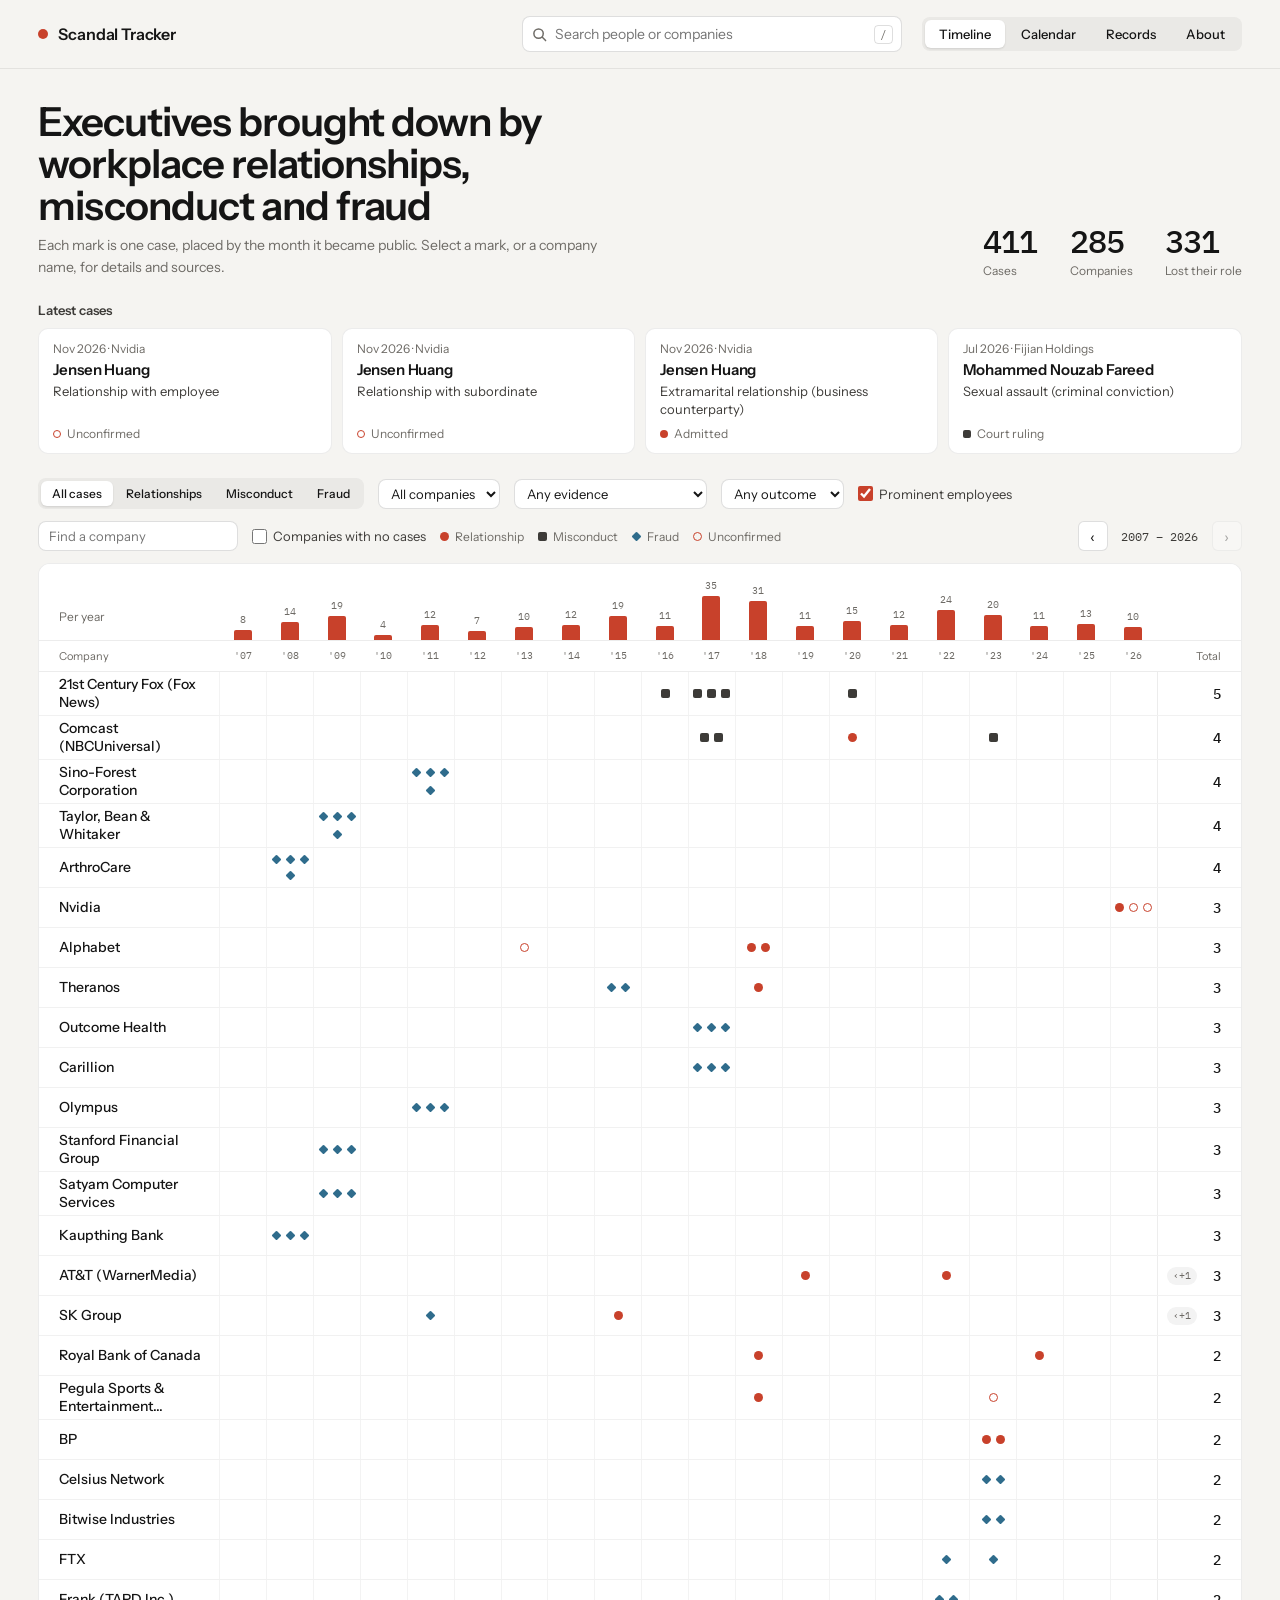
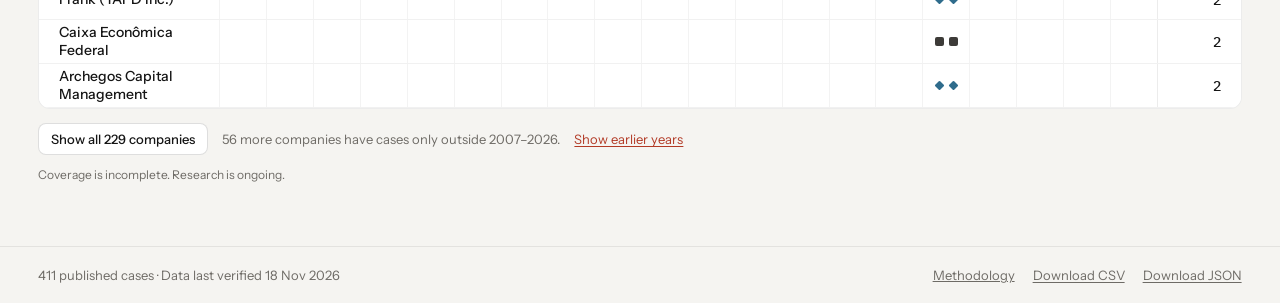
<file: app/index.html>
<!doctype html>
<html lang="en">
<head>
<meta charset="utf-8">
<meta name="viewport" content="width=device-width, initial-scale=1">
<meta name="description" content="A tracker of publicly documented workplace-relationship, sexual-misconduct and fraud cases involving senior executives, with sources.">
<meta name="color-scheme" content="light dark">
<title>Scandal Tracker</title>
<link rel="preconnect" href="https://fonts.googleapis.com">
<link href="https://fonts.googleapis.com/css2?family=Instrument+Sans:wght@400;500;600&family=IBM+Plex+Mono:wght@400;500&display=swap" rel="stylesheet">
<link rel="stylesheet" href="styles.css?v=16">
</head>
<body>
<a class="skip" href="#main">Skip to content</a>
<div class="page">
  <header class="hdr" id="hdr">
    <a class="brand" href="#timeline" data-nav="timeline"><span class="brand-dot"></span><span>Scandal Tracker</span></a>
    <div class="search" id="search">
      <svg class="search-ic" viewBox="0 0 16 16" aria-hidden="true"><circle cx="7" cy="7" r="5"/><path d="M11 11l3.5 3.5"/></svg>
      <input id="q" type="search" placeholder="Search people or companies" autocomplete="off"
        role="combobox" aria-expanded="false" aria-controls="sugg" aria-autocomplete="list" aria-label="Search people or companies">
      <kbd class="kbd" aria-hidden="true">/</kbd>
      <ul id="sugg" class="sugg" role="listbox" aria-label="Suggestions" hidden></ul>
    </div>
    <button class="search-toggle" id="searchToggle" type="button" aria-label="Search" aria-expanded="false">
      <svg viewBox="0 0 16 16" aria-hidden="true"><circle cx="7" cy="7" r="5"/><path d="M11 11l3.5 3.5"/></svg>
    </button>
    <nav class="seg tabs" id="tabs" aria-label="Views">
      <button type="button" data-view="timeline">Timeline</button>
      <button type="button" data-view="calendar">Calendar</button>
      <button type="button" data-view="records">Records</button>
      <button type="button" data-view="about">About</button>
    </nav>
  </header>

  <main id="main" tabindex="-1">
    <p id="loading" class="loading" role="status">Loading cases…</p>

    <!-- Shared filter bar: moved into the active view's .fslot by app.js. -->
    <div class="filters" id="filters" hidden>
      <div class="toolbar">
        <div class="seg seg-sm" id="typeSeg" role="group" aria-label="Case type">
          <button type="button" data-type="all">All cases</button>
          <button type="button" data-type="relationship">Relationships</button>
          <button type="button" data-type="misconduct">Misconduct</button>
          <button type="button" data-type="fraud">Fraud</button>
        </div>
        <label class="sel"><span class="vh">Company list</span>
          <select id="scope"><option value="All">All companies</option><option>Fortune 500</option><option>Global 500</option><option>Other notable</option></select></label>
        <label class="sel"><span class="vh">Evidence</span>
          <select id="ev"></select></label>
        <label class="sel"><span class="vh">Lost their role</span>
          <select id="lost"><option value="all">Any outcome</option><option value="yes">Lost their role</option><option value="no">Kept their role</option></select></label>
        <label class="chk"><input type="checkbox" id="showP" checked>Prominent employees</label>
      </div>
      <div class="fsum" id="fsum" aria-live="polite"></div>
    </div>

    <section id="v-timeline" hidden>
      <div class="intro">
        <div class="intro-text">
          <h1>Executives brought down by workplace relationships, misconduct and fraud</h1>
          <p class="lede">Each mark is one case, placed by the month it became public. Select a mark, or a company name, for details and sources.</p>
        </div>
        <div class="stats" id="stats"></div>
      </div>
      <div class="latest" id="latest"></div>
      <div class="fslot"></div>
      <div class="toolbar tl-tools">
        <label class="find"><span class="vh">Find a company</span>
          <input id="coFind" type="search" placeholder="Find a company" autocomplete="off"></label>
        <label class="chk"><input type="checkbox" id="showZero">Companies with no cases</label>
        <div class="legend legend-inline" aria-label="Legend">
          <span><i class="dot"></i>Relationship</span>
          <span><i class="dot sq"></i>Misconduct</span>
          <span><i class="dot dia"></i>Fraud</span>
          <span><i class="dot ring"></i>Unconfirmed</span>
        </div>
        <div class="range tb-end">
          <button type="button" id="back" aria-label="Earlier years">‹</button>
          <div id="rangeLabel" class="mono" aria-live="polite"></div>
          <button type="button" id="fwd" aria-label="Later years">›</button>
        </div>
      </div>
      <div class="card tl-card"><div class="tl" id="timeline"></div></div>
      <div class="tl-more" id="tlMore"></div>
      <p class="note">Coverage is incomplete. Research is ongoing.</p>
    </section>

    <section id="v-calendar" hidden>
      <div class="intro">
        <div class="intro-text">
          <h1>Cases by month</h1>
          <p class="lede">Every case across all companies, by the month it became public. Darker means more cases. Select a month to see them.</p>
        </div>
        <div class="stats" id="calStats"></div>
      </div>
      <div class="fslot"></div>
      <div class="card scroll-x"><div class="heat" id="heat"></div></div>
      <div class="legend" id="heatLegend"></div>
      <div id="monthList" class="month-list" hidden tabindex="-1"></div>
    </section>

    <section id="v-records" hidden>
      <div class="intro intro-tight">
        <div class="intro-text">
          <h1 class="h1-sm">All records</h1>
          <p class="lede" id="recCount"></p>
        </div>
      </div>
      <div class="fslot"></div>
      <div class="card">
        <table class="tbl" id="recTbl">
          <thead><tr>
            <th aria-sort="descending"><button type="button" class="th-sort" data-sort="date">Disclosed</button></th>
            <th aria-sort="none"><button type="button" class="th-sort" data-sort="company">Company</button></th>
            <th aria-sort="none"><button type="button" class="th-sort" data-sort="person">Person</button></th>
            <th>Category</th><th>Outcome</th>
            <th aria-sort="none"><button type="button" class="th-sort" data-sort="evidence">Evidence</button></th>
          </tr></thead>
          <tbody id="rows"></tbody>
        </table>
      </div>
    </section>

    <section id="v-about" hidden>
      <article class="about" id="aboutDoc"><h1 class="h1-sm">About the data</h1><nav class="toc" id="toc" aria-label="On this page"></nav></article>
    </section>

    <p id="err" class="err" hidden></p>
  </main>

  <footer class="ftr" id="ftr" hidden>
    <div id="updated"></div>
    <div class="ftr-links">
      <a href="#about" data-nav="about">Methodology</a>
      <button type="button" class="linkish" id="dlCsv">Download CSV</button>
      <button type="button" class="linkish" id="dlJson">Download JSON</button>
    </div>
  </footer>

  <button type="button" class="totop" id="toTop" aria-label="Back to top" hidden>↑</button>
  <div id="backdrop" class="backdrop" hidden></div>
  <aside id="drawer" class="drawer" hidden aria-modal="true" role="dialog" aria-labelledby="drName"></aside>
  <div id="toast" class="toast" role="status" hidden></div>
</div>
<script src="app.js?v=15"></script>
</body>
</html>
</file>
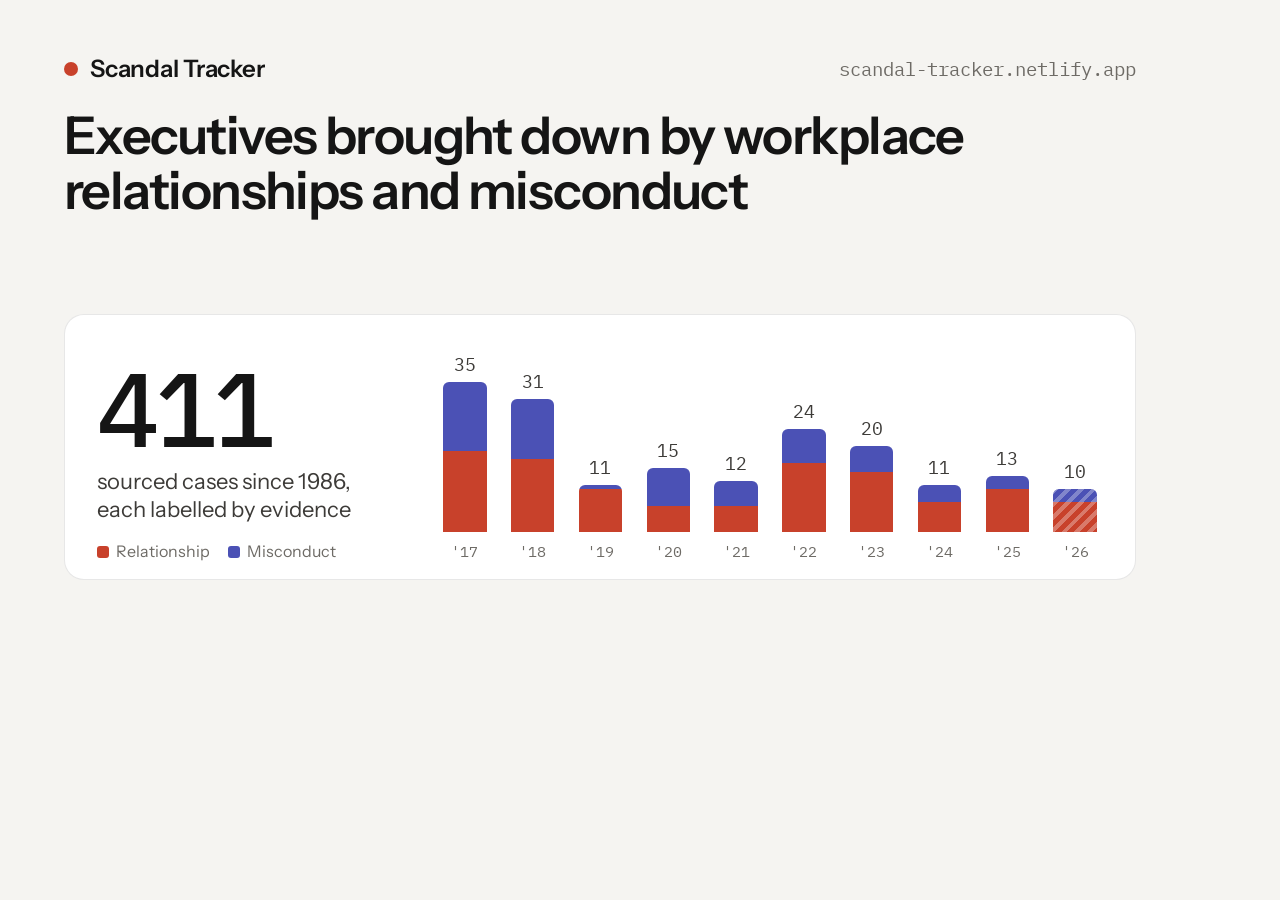
<file: design/share-card.html>
<!doctype html>
<!-- Source for app/og.png, the 1200×630 link-preview image.
     To regenerate: serve the repo root (python3 -m http.server 8765), open
     http://127.0.0.1:8765/design/share-card.html at a 1200×630 viewport, and screenshot it.
     Numbers and bars come from data/records.json, so regenerate after data changes. -->
<html lang="en">
<head>
<meta charset="utf-8">
<title>Share card</title>
<link href="https://fonts.googleapis.com/css2?family=Instrument+Sans:wght@400;500;600&family=IBM+Plex+Mono:wght@400;500&display=block" rel="stylesheet">
<style>
  :root{--bg:#f5f4f1;--surface:#fff;--ink:#151515;--ink2:#3d3b38;--muted:#6e6b66;--faint:#8a8680;--rule:rgba(21,21,21,.1);--accent:#c8412b;--misc:#4b51b5}
  *{box-sizing:border-box}
  html,body{margin:0;width:1200px;height:630px;overflow:hidden;background:var(--bg);color:var(--ink);font-family:'Instrument Sans',system-ui,sans-serif;-webkit-font-smoothing:antialiased}
  .card{width:1200px;height:630px;padding:54px 64px 50px;display:flex;flex-direction:column}
  .top{display:flex;justify-content:space-between;align-items:center}
  .brand{display:flex;align-items:center;gap:12px;font-size:24px;font-weight:600;letter-spacing:-.01em}
  .dot{width:14px;height:14px;border-radius:50%;background:var(--accent)}
  .url{font-family:'IBM Plex Mono',monospace;font-size:19px;color:var(--muted)}
  h1{margin:26px 0 0;font-size:52px;line-height:1.05;font-weight:600;letter-spacing:-.03em;max-width:1000px}
  .panel{margin-top:auto;display:grid;grid-template-columns:300px 1fr;gap:40px;align-items:end;background:var(--surface);border:1px solid var(--rule);border-radius:20px;padding:26px 32px 18px}
  .big{font-family:'IBM Plex Mono',monospace;font-size:104px;font-weight:500;line-height:.9;letter-spacing:-.04em}
  .big-l{margin-top:12px;font-size:22px;line-height:1.3;color:var(--ink2)}
  .legend{display:flex;gap:18px;margin-top:16px;font-size:16px;color:var(--muted)}
  .legend i{display:inline-block;width:12px;height:12px;border-radius:3px;margin-right:7px;vertical-align:-1px}
  .chart{display:flex;align-items:flex-end;gap:12px;height:220px}
  .col{flex:1;height:100%;display:flex;flex-direction:column;justify-content:flex-end;align-items:center;gap:6px;position:relative}
  .n{font-family:'IBM Plex Mono',monospace;font-size:18px;color:var(--ink2)}
  .bar{width:78%;display:flex;flex-direction:column;border-radius:6px 6px 0 0;overflow:hidden}
  .bar i{display:block;flex-basis:0}
  .m{background:var(--misc)} .r{background:var(--accent)}
  .y{font-family:'IBM Plex Mono',monospace;font-size:15px;color:var(--muted);margin-top:4px}
  .partial .bar i{background-image:repeating-linear-gradient(135deg,rgba(255,255,255,.3) 0 4px,transparent 4px 9px)}
</style>
</head>
<body>
<div class="card">
  <div class="top"><div class="brand"><span class="dot"></span>Scandal Tracker</div><div class="url">scandal-tracker.netlify.app</div></div>
  <h1>Executives brought down by workplace relationships and misconduct</h1>
  <div class="panel">
    <div>
      <div class="big" id="big"></div>
      <div class="big-l" id="bigL"></div>
      <div class="legend"><span><i class="r"></i>Relationship</span><span><i class="m"></i>Misconduct</span></div>
    </div>
    <div class="chart" id="chart"></div>
  </div>
</div>
<script>
  // Total published cases, and the last 10 years split by type (same window as the home page).
  fetch('../data/records.json').then((r) => r.json()).then((all) => {
    const recs = all.filter((x) => x.status === 'published' && /^\d{4}-\d{2}$/.test(x.disclosed));
    const yr = (r) => +r.disclosed.slice(0, 4);
    const first = Math.min(...recs.map(yr));
    const now = new Date().getFullYear(), last = Math.max(now, ...recs.map(yr));
    document.getElementById('big').textContent = recs.length;
    document.getElementById('bigL').textContent = `sourced cases since ${first}, each labelled by evidence`;
    const per = [];
    for (let y = last - 9; y <= last; y++) {
      const l = recs.filter((r) => yr(r) === y);
      per.push({ y, n: l.length, m: l.filter((r) => r.type === 'misconduct').length });
    }
    const max = Math.max(1, ...per.map((p) => p.n));
    document.getElementById('chart').innerHTML = per.map(({ y, n, m }) => `<div class="col ${y === now ? 'partial' : ''}">
      <span class="n">${n}</span>
      <div class="bar" style="height:${(n / max) * 150}px"><i class="m" style="flex-grow:${m}"></i><i class="r" style="flex-grow:${n - m}"></i></div>
      <span class="y">'${String(y).slice(2)}</span></div>`).join('');
  });
</script>
</body>
</html>
</file>
<file: app/styles.css>
:root{
  --bg:#f5f4f1;--surface:#fff;--ink:#151515;--ink-2:#3d3b38;--muted:#6e6b66;--faint:#8a8680;
  --rule:rgba(21,21,21,.08);--rule-row:rgba(21,21,21,.06);--grid:rgba(21,21,21,.05);
  --border:rgba(21,21,21,.14);--seg:rgba(21,21,21,.05);--empty-cell:rgba(21,21,21,.04);
  --hover:#faf9f7;--accent:#c8412b;--fraud:#2f6c8c;--link:#b23a26;--sel:#f3cfc6;--sum:#2a2826;
  --shadow-pill:0 1px 2px rgba(21,21,21,.12);--shadow-drawer:-12px 0 40px rgba(21,21,21,.12);--shadow-pop:0 8px 28px rgba(21,21,21,.14);
  --backdrop:rgba(21,21,21,.25);
  --mono:'IBM Plex Mono',ui-monospace,monospace;
  --hdr-h:69px;
  color-scheme:light;
}
@media (prefers-color-scheme:dark){
  :root:not([data-theme="light"]){
    --bg:#141312;--surface:#1c1b19;--ink:#f0eeea;--ink-2:#d2cfc9;--muted:#a19d96;--faint:#827e78;
    --rule:rgba(255,255,255,.09);--rule-row:rgba(255,255,255,.07);--grid:rgba(255,255,255,.05);
    --border:rgba(255,255,255,.16);--seg:rgba(255,255,255,.06);--empty-cell:rgba(255,255,255,.04);
    --hover:#242320;--accent:#e2604a;--fraud:#6fb0d0;--link:#f08672;--sel:#6b2c22;--sum:#e4e1dc;
    --shadow-pill:0 1px 2px rgba(0,0,0,.5);--shadow-drawer:-12px 0 40px rgba(0,0,0,.5);--shadow-pop:0 8px 28px rgba(0,0,0,.5);
    --backdrop:rgba(0,0,0,.5);
    color-scheme:dark;
  }
}
:root[data-theme="dark"]{
  --bg:#141312;--surface:#1c1b19;--ink:#f0eeea;--ink-2:#d2cfc9;--muted:#a19d96;--faint:#827e78;
  --rule:rgba(255,255,255,.09);--rule-row:rgba(255,255,255,.07);--grid:rgba(255,255,255,.05);
  --border:rgba(255,255,255,.16);--seg:rgba(255,255,255,.06);--empty-cell:rgba(255,255,255,.04);
  --hover:#242320;--accent:#e2604a;--fraud:#6fb0d0;--link:#f08672;--sel:#6b2c22;--sum:#e4e1dc;
  --shadow-pill:0 1px 2px rgba(0,0,0,.5);--shadow-drawer:-12px 0 40px rgba(0,0,0,.5);--shadow-pop:0 8px 28px rgba(0,0,0,.5);
  --backdrop:rgba(0,0,0,.5);
  color-scheme:dark;
}
*{box-sizing:border-box}
body{margin:0;background:var(--bg);color:var(--ink);font-family:'Instrument Sans',system-ui,sans-serif;-webkit-font-smoothing:antialiased}
body.locked{overflow:hidden}
a{color:var(--link)}a:hover{color:var(--ink)}
::selection{background:var(--sel)}
button,input,select{font-family:inherit}
:focus-visible{outline:2px solid var(--accent);outline-offset:2px}
.mono{font-family:var(--mono)}
.vh{position:absolute;width:1px;height:1px;overflow:hidden;clip:rect(0 0 0 0);white-space:nowrap}
.page{min-height:100vh;display:flex;flex-direction:column}

/* Shared controls */
.btn{border:1px solid var(--border);background:var(--surface);color:var(--ink);border-radius:8px;padding:6px 12px;font-size:13px;font-weight:500;cursor:pointer;min-height:32px}
.btn:hover:not(:disabled){border-color:var(--ink)}
.btn:disabled{opacity:.35;cursor:default}
.btn-sm{padding:4px 10px;font-size:12px;min-height:30px}
.linkish{border:none;background:none;padding:0;color:var(--link);text-decoration:underline;text-underline-offset:2px;cursor:pointer;font-size:inherit}
.linkish:hover{color:var(--ink)}
.co-link{border:none;background:none;padding:0;font:inherit;color:inherit;text-align:left;cursor:pointer}
.co-link:hover{color:var(--link);text-decoration:underline;text-underline-offset:2px}

/* Header */
.hdr{display:flex;align-items:center;gap:16px 20px;flex-wrap:wrap;padding:16px clamp(16px,3vw,40px);border-bottom:1px solid var(--rule);background:var(--bg);position:sticky;top:0;z-index:6}
.brand{display:flex;align-items:center;gap:10px;font-weight:600;font-size:16px;letter-spacing:-.01em;color:var(--ink);text-decoration:none;white-space:nowrap}
.brand:hover{color:var(--ink)}
.brand-dot{width:10px;height:10px;border-radius:50%;background:var(--accent)}
.search{position:relative;flex:1 1 240px;max-width:380px;margin-left:auto;display:flex;align-items:center}
.search input{width:100%;height:36px;padding:0 34px 0 32px;border:1px solid var(--border);border-radius:8px;background:var(--surface);color:var(--ink);font-size:14px}
.search-ic,.search-toggle svg{width:15px;height:15px;fill:none;stroke:currentColor;stroke-width:1.6;stroke-linecap:round}
.search input:focus-visible{outline:none;border-color:var(--ink);box-shadow:0 0 0 3px var(--seg)}
.search-ic{position:absolute;left:10px;color:var(--muted);pointer-events:none}
.kbd{position:absolute;right:9px;font-family:var(--mono);font-size:11px;color:var(--muted);border:1px solid var(--border);border-radius:4px;padding:0 5px;line-height:17px;pointer-events:none}
.search input:focus~.kbd,.search input:not(:placeholder-shown)~.kbd{display:none}
.search-toggle{display:none;border:1px solid var(--border);background:var(--surface);color:var(--ink);border-radius:8px;width:36px;height:36px;align-items:center;justify-content:center;cursor:pointer}
.sugg{position:absolute;top:calc(100% + 6px);left:0;right:0;margin:0;padding:6px;list-style:none;background:var(--surface);border:1px solid var(--rule);border-radius:10px;box-shadow:var(--shadow-pop);max-height:60vh;overflow-y:auto;z-index:20}
.sugg[hidden]{display:none}
.sugg li{display:flex;justify-content:space-between;align-items:baseline;gap:12px;padding:8px 10px;border-radius:6px;cursor:pointer}
.sugg li:hover,.sugg li[aria-selected="true"]{background:var(--hover)}
.sg-l{font-size:14px;color:var(--ink)}
.sg-s{font-size:12px;color:var(--muted);white-space:nowrap;overflow:hidden;text-overflow:ellipsis}
.sg-co .sg-l::before,.sg-co0 .sg-l::before{content:"Company · ";color:var(--muted)}
.sg-co0 .sg-s{color:var(--faint)}
.sg-all .sg-l,.sg-about .sg-l{color:var(--link)}
.sugg li.sg-none{cursor:default;background:none}
.sg-none .sg-l{color:var(--muted)}
a.btn{display:inline-flex;align-items:center;text-decoration:none}

.seg{display:flex;gap:2px;background:var(--seg);border-radius:8px;padding:3px}
.seg button{border:none;border-radius:6px;padding:6px 14px;font-size:13px;font-weight:500;cursor:pointer;background:transparent;color:var(--ink)}
.seg-sm button{padding:5px 11px;font-size:12px}
.seg button.on{background:var(--surface);box-shadow:var(--shadow-pill)}

main{flex:1;width:100%;max-width:1320px;margin:0 auto;padding:32px clamp(16px,3vw,40px) 64px}
h1{margin:0 0 8px;font-size:clamp(28px,3.4vw,40px);font-weight:600;letter-spacing:-.025em;line-height:1.05}
.h1-sm{font-size:32px;letter-spacing:-.02em;margin:0}
.lede{margin:0;font-size:14px;line-height:1.55;color:var(--muted);text-wrap:pretty}
.intro{display:flex;justify-content:space-between;align-items:flex-end;gap:24px;flex-wrap:wrap;margin-bottom:24px}
.intro-text{max-width:560px}
.intro-tight{margin-bottom:16px}
.intro-tight .lede{margin-top:6px}
.stats{display:flex;gap:32px}
.stat-v{font-family:var(--mono);font-size:32px;font-weight:500;letter-spacing:-.02em;line-height:1}
.stat-l{font-size:12px;color:var(--muted);margin-top:6px}
.loading{color:var(--muted);font-size:14px}

.skip{position:absolute;left:-9999px;top:8px;z-index:30;background:var(--ink);color:var(--bg);padding:8px 12px;border-radius:6px}
.skip:focus{left:8px}
main:focus{outline:none}

/* Latest cases */
.latest{margin-bottom:24px}
.latest-h{font-size:13px;font-weight:600;margin:0 0 10px;color:var(--ink-2)}
.latest-row{display:grid;grid-template-columns:repeat(4,minmax(0,1fr));gap:10px}
.lt-card{display:flex;flex-direction:column;align-items:flex-start;gap:4px;padding:12px 14px;border:1px solid var(--rule);border-radius:10px;background:var(--surface);color:var(--ink);text-align:left;cursor:pointer;min-width:0}
.lt-card:hover{border-color:var(--ink)}
.lt-meta{font-size:12px;color:var(--muted);max-width:100%;white-space:nowrap;overflow:hidden;text-overflow:ellipsis}
.lt-name{font-size:15px;font-weight:600;letter-spacing:-.01em}
.lt-cat{font-size:13px;color:var(--ink-2);line-height:1.35}
.lt-card .ev{margin-top:auto;padding-top:4px;color:var(--muted)}

/* Filters */
.filters{margin-bottom:12px}
.toolbar{display:flex;align-items:center;gap:10px 14px;flex-wrap:wrap;margin-bottom:12px}
.tb-end{margin-left:auto}
.sel select{font-size:13px;padding:5px 8px;min-height:30px;border:1px solid var(--border);border-radius:8px;background:var(--surface);color:var(--ink);cursor:pointer}
.chk{display:flex;align-items:center;gap:6px;font-size:13px;cursor:pointer;color:var(--ink-2);white-space:nowrap;min-height:30px}
.chk input{accent-color:var(--accent);margin:0;width:15px;height:15px}
.fsum{display:flex;align-items:center;flex-wrap:wrap;gap:8px;font-size:13px;color:var(--muted)}
.fsum:empty{display:none}
.fsum b{color:var(--ink);font-weight:600}
.chip{display:inline-flex;align-items:center;gap:6px;font-size:12px;padding:3px 6px 3px 10px;border-radius:20px;border:1px solid var(--border);background:var(--surface);color:var(--ink);cursor:pointer}
.chip span{font-size:14px;line-height:1;color:var(--muted)}
.chip:hover{border-color:var(--ink)}
.find input{width:200px;padding:6px 10px;min-height:30px;border:1px solid var(--border);border-radius:8px;background:var(--surface);color:var(--ink);font-size:13px}
.tl-tools{margin-bottom:12px}
.range{display:flex;align-items:center;gap:6px}
.range button{width:30px;height:30px;border-radius:6px;border:1px solid var(--border);background:var(--surface);cursor:pointer;font-size:15px;color:var(--ink)}
.range button:hover:not(:disabled){border-color:var(--ink)}
.range button:disabled{opacity:.35;cursor:default}
#rangeLabel{font-size:12px;min-width:92px;text-align:center;color:var(--ink-2)}

/* Timeline */
.card{background:var(--surface);border:1px solid var(--rule);border-radius:12px}
.scroll-x{overflow-x:auto}
.tl-card{overflow:clip}
.tl{min-width:760px}
.tl-head{position:sticky;top:var(--hdr-h);z-index:3}
.tl-row{display:grid;grid-template-columns:180px 1fr 84px;border-bottom:1px solid var(--rule-row);background:var(--surface)}
.tl-row.hd{border-bottom-color:var(--rule)}
.tl-row.co{min-height:40px}
.tl-row.co:hover{background:var(--hover)}
.tl-name{padding:4px 12px 4px 20px;align-self:stretch;display:flex;align-items:center;border:none;background:none;text-align:left;font-size:14px;font-weight:500;line-height:1.25;color:var(--ink);cursor:pointer;min-width:0}
.tl-name span{display:-webkit-box;-webkit-line-clamp:2;-webkit-box-orient:vertical;overflow:hidden}
.tl-name:hover{color:var(--link);text-decoration:underline;text-underline-offset:2px}
.tl-lab{padding:8px 20px;font-size:11px;color:var(--muted);background:var(--surface);display:flex;align-items:flex-end}
.tl-lab.big{padding:16px 20px;font-size:12px}
.years{display:flex}
.hist{display:flex;align-items:flex-end;height:76px;padding-top:12px}
.bar-col{flex:1;display:flex;flex-direction:column;align-items:center;justify-content:flex-end;gap:4px;height:100%}
.bar-n{font-family:var(--mono);font-size:10px;color:var(--muted)}
.bar{width:50%;max-width:18px;background:var(--accent);border-radius:2px 2px 0 0}
.yr{flex:1;text-align:center;font-family:var(--mono);font-size:10px;color:var(--muted);padding:8px 0}
.cell{flex:1;min-width:0;border-left:1px solid var(--grid);display:flex;align-items:center;justify-content:center;flex-wrap:wrap;gap:5px;padding:6px 2px}
.tot{display:flex;align-items:center;justify-content:flex-end;gap:4px;padding-right:20px;border-left:1px solid var(--rule)}
.tot-n{font-family:var(--mono);font-size:14px;font-weight:500;min-width:1.4em;text-align:right}
.tot-n.zero{color:var(--faint)}
.tot-h{padding:8px 20px 8px 0;font-size:11px;color:var(--muted);text-align:right}
.shift{border:none;background:var(--seg);color:var(--muted);font-family:var(--mono);font-size:10px;border-radius:10px;padding:3px 6px;cursor:pointer;line-height:1.2}
.shift:hover{color:var(--ink);background:var(--sel)}
.tl-more{display:flex;align-items:center;flex-wrap:wrap;gap:10px 14px;margin-top:14px;font-size:13px;color:var(--muted)}
.tl-more:empty{display:none}
.note{margin:12px 0 0;font-size:12px;color:var(--muted)}

.dot{display:inline-block;width:9px;height:9px;border-radius:50%;background:var(--accent);border:none;padding:0;flex:none;box-sizing:border-box}
.dot.ring{background:transparent;border:1.5px solid var(--accent)}
/* 9px visual, ~23px tap target (WCAG 2.5.8). */
button.dot{position:relative;cursor:pointer;transition:transform .12s}
button.dot::before{content:"";position:absolute;inset:-7px}
button.dot:hover{transform:scale(1.4)}
.dot.sm{width:8px;height:8px}
.dot.sq{border-radius:2px;background:var(--ink-2)}
.dot.sq.ring{background:transparent;border-color:var(--ink-2)}
/* Fraud: diamond. 7px square rotated ≈ 9.9px across, matching the 9px circle visually. */
.dot.dia{width:7px;height:7px;border-radius:1px;background:var(--fraud);transform:rotate(45deg);margin:1px}
.dot.dia.ring{background:transparent;border:1.5px solid var(--fraud)}
.dot.sm.dia{width:6px;height:6px}
button.dot.dia:hover{transform:rotate(45deg) scale(1.4)}

.legend{display:flex;gap:20px;flex-wrap:wrap;align-items:center;margin-top:14px;font-size:12px;color:var(--muted)}
.legend span{display:flex;align-items:center;gap:6px}
.legend-inline{margin-top:0;gap:14px}
.legend-note{margin-left:auto}

/* Calendar */
.heat{padding:16px 20px;display:grid;grid-template-columns:48px repeat(12,minmax(24px,1fr)) 48px;gap:4px;align-items:center}
.heat.is-empty{display:block}
.heat .hm-h{font-family:var(--mono);font-size:10px;color:var(--muted);text-align:center}
.heat .hm-y{font-family:var(--mono);font-size:11px;color:var(--ink-2)}
.heat .hm-t{font-family:var(--mono);font-size:12px;font-weight:500;text-align:right}
.heat .hm-t.zero{color:var(--faint)}
.hm-c{height:24px;border-radius:4px;border:none;padding:0;background:var(--empty-cell);font-family:var(--mono);font-size:10px;color:var(--ink);cursor:default}
.hm-c.has{cursor:pointer}
.hm-c.has:hover,.hm-c.on{outline:2px solid var(--ink);outline-offset:1px}
.hm-sw{display:inline-block;width:14px;height:14px;border-radius:3px}
.month-list{margin-top:20px;scroll-margin-top:calc(var(--hdr-h) + 12px)}
.month-list:focus{outline:none}
.ml-top{display:flex;align-items:center;justify-content:space-between;gap:12px;margin-bottom:10px}
.month-list h2{font-size:15px;font-weight:600;margin:0}

/* Records */
.tbl{width:100%;border-collapse:collapse;font-size:14px}
.tbl th{text-align:left;padding:12px;font-weight:500;font-size:12px;color:var(--muted);border-bottom:1px solid var(--rule)}
#recTbl thead th{position:sticky;top:var(--hdr-h);background:var(--surface);z-index:1}
#recTbl thead th:first-child{border-top-left-radius:12px}
#recTbl thead th:last-child{border-top-right-radius:12px}
.th-sort{border:none;background:none;padding:0;font:inherit;color:inherit;cursor:pointer}
.th-sort:hover{color:var(--ink)}
.th-sort[data-dir="asc"],.th-sort[data-dir="desc"]{color:var(--ink)}
.th-sort[data-dir="asc"]::after{content:" ↑"}
.th-sort[data-dir="desc"]::after{content:" ↓"}
.tbl td{padding:12px;vertical-align:top;color:var(--ink-2)}
.tbl th:first-child,.tbl td:first-child{padding-left:20px}
.tbl th:last-child,.tbl td:last-child{padding-right:20px}
.tbl tbody tr{border-bottom:1px solid var(--rule-row);cursor:pointer}
.tbl tbody tr:hover{background:var(--hover)}
.tbl tbody tr.tr-empty{cursor:default}
.tbl tbody tr.tr-empty:hover{background:none}
.td-date{font-family:var(--mono);font-size:12px;color:var(--muted)!important;white-space:nowrap}
.td-co{font-weight:500;color:var(--ink)!important}
.td-ex{color:var(--ink)!important}
.sub{font-size:12px;color:var(--faint)}
.ptag{display:inline-block;font-size:11px;padding:1px 6px;margin-left:4px;border-radius:10px;background:var(--seg);color:var(--ink-2);white-space:nowrap}
.ev{display:flex;align-items:center;gap:6px;font-size:12px;white-space:nowrap}
.empty{padding:28px 20px;color:var(--muted);font-size:14px}
.empty p{margin:0 0 12px}
.empty-act{display:flex;gap:8px;flex-wrap:wrap}

/* About */
.about{max-width:680px;display:flex;flex-direction:column;gap:28px}
.about section{display:flex;flex-direction:column;gap:10px;scroll-margin-top:calc(var(--hdr-h) + 16px)}
.about section:focus{outline:none}
.about h2{margin:0;font-size:15px;font-weight:600}
.about ul,.about ol{margin:0;padding-left:18px;display:flex;flex-direction:column;gap:6px;font-size:14px;line-height:1.6;color:var(--ink-2)}
.about p{margin:0;font-size:14px;line-height:1.6;color:var(--ink-2)}
.toc{display:flex;flex-wrap:wrap;gap:6px 16px;align-items:baseline;font-size:13px;padding-bottom:20px;border-bottom:1px solid var(--rule)}
.toc-l{font-size:12px;color:var(--muted)}

/* Drawer */
.backdrop{position:fixed;inset:0;background:var(--backdrop);z-index:10}
.drawer{position:fixed;top:0;right:0;bottom:0;width:min(480px,100%);background:var(--surface);z-index:11;box-shadow:var(--shadow-drawer);overflow-y:auto;overscroll-behavior:contain;padding:20px 28px 28px;display:flex;flex-direction:column;gap:18px}
.drawer[hidden],.backdrop[hidden]{display:none}
.dr-nav{display:flex;align-items:center;gap:8px;padding-bottom:14px;border-bottom:1px solid var(--rule)}
.dr-pos{font-size:12px;color:var(--muted);min-width:64px;text-align:center}
.dr-meta{font-size:12px;color:var(--muted)}
.dr-meta .co-link{color:var(--ink-2);font-weight:500}
.dr-name{font-size:26px;font-weight:600;letter-spacing:-.02em;line-height:1.15;margin:6px 0 0}
.dr-role{font-size:14px;color:var(--muted);margin-top:2px}
.dr-x{border:1px solid var(--border);background:var(--surface);border-radius:8px;width:32px;height:32px;cursor:pointer;font-size:16px;color:var(--ink);flex:none;margin-left:auto}
.dr-x:hover{border-color:var(--ink)}
.pills{display:flex;gap:8px;flex-wrap:wrap}
.pill{display:flex;align-items:center;gap:6px;font-size:12px;padding:4px 10px;border-radius:20px;background:var(--bg);color:var(--ink)}
.pill.kind{background:transparent;border:1px solid var(--rule)}
.pill.tier{text-decoration:none;border:1px solid transparent}
.pill.tier span{color:var(--muted);font-size:11px}
.pill.tier:hover{border-color:var(--ink);color:var(--ink)}
.dr-def{margin:-6px 0 0;font-size:13px;line-height:1.5;color:var(--muted)}
.dr-def strong{color:var(--ink-2);font-weight:500}
.dr-sum{margin:0;font-size:14px;line-height:1.65;color:var(--sum)}
.dr-facts{display:grid;grid-template-columns:auto 1fr;gap:6px 16px;margin:0;font-size:13px}
.dr-facts dt{color:var(--muted)}
.dr-facts dd{margin:0;color:var(--ink-2)}
.dr-rel ul{margin:0;padding-left:18px;display:flex;flex-direction:column;gap:4px;font-size:13px}
.dr-src{border-top:1px solid var(--rule);padding-top:16px}
.src-card{display:flex;justify-content:space-between;align-items:center;gap:12px;padding:12px 14px;border:1px solid var(--border);border-radius:8px;text-decoration:none;color:var(--ink);margin-bottom:16px}
.src-card:hover{border-color:var(--ink);color:var(--ink)}
.src-l{font-size:13px;font-weight:500}
.src-h{font-size:12px;color:var(--muted);font-family:var(--mono);word-break:break-all}
.src-arrow{font-size:16px;color:var(--accent)}
.src-t{font-size:12px;color:var(--muted);margin-bottom:8px}
.dr-src ul{margin:0;padding-left:18px;display:flex;flex-direction:column;gap:4px;font-size:13px;color:var(--ink-2)}
.dr-arch{margin:10px 0 0;font-size:13px}
.dr-act{display:flex;gap:8px}
.err{color:var(--link);font-size:14px}

/* Footer and floating bits */
.ftr{display:flex;justify-content:space-between;align-items:center;flex-wrap:wrap;gap:10px 24px;padding:20px clamp(16px,3vw,40px);border-top:1px solid var(--rule);font-size:13px;color:var(--muted)}
.ftr-links{display:flex;flex-wrap:wrap;gap:8px 18px}
.ftr-links a,.ftr-links .linkish{color:var(--muted)}
.ftr-links a:hover,.ftr-links .linkish:hover{color:var(--ink)}
.totop{position:fixed;right:16px;bottom:16px;width:42px;height:42px;border-radius:50%;border:1px solid var(--border);background:var(--surface);color:var(--ink);box-shadow:var(--shadow-pop);font-size:18px;cursor:pointer;z-index:8}
.totop[hidden]{display:none}
.toast{position:fixed;left:50%;bottom:24px;transform:translateX(-50%);max-width:min(90vw,520px);word-break:break-all;background:var(--ink);color:var(--bg);padding:9px 14px;border-radius:8px;font-size:13px;z-index:30;box-shadow:var(--shadow-pop)}
.toast[hidden]{display:none}

@media (prefers-reduced-motion:reduce){button.dot{transition:none}}

/* Tablet and below */
@media (max-width:1000px){
  .latest-row{grid-template-columns:repeat(2,minmax(0,1fr))}
}
@media (max-width:900px){
  .tl{min-width:0}
  .tl-row{grid-template-columns:150px 1fr 70px}
  .tl-name{padding-left:14px}
  .tl-lab,.tl-lab.big{padding-left:14px;padding-right:14px}
  .tot,.tot-h{padding-right:14px}
  .tb-end{margin-left:0}
  .legend-inline{flex-basis:100%}
}

/* Phone */
@media (max-width:640px){
  .hdr{padding:10px 16px;gap:10px}
  .brand{flex:1}
  .search-toggle{display:inline-flex;order:2}
  .search{display:none;order:3;flex-basis:100%;max-width:none;margin-left:0}
  .hdr.s-open .search{display:flex}
  .kbd{display:none}
  .tabs{order:4;width:100%;overflow-x:auto}
  .tabs button{flex:1;padding:7px 8px}
  main{padding:20px 16px 48px}
  h1{font-size:26px}
  .h1-sm{font-size:26px}
  .intro{margin-bottom:18px;gap:16px}
  .stats{gap:24px}
  .stat-v{font-size:26px}
  .legend{gap:12px}
  .legend-note{margin-left:0;flex-basis:100%}
  .seg{max-width:100%;overflow-x:auto}
  .seg-sm button{white-space:nowrap}
  .toolbar{gap:8px 10px}
  .find{flex:1 1 100%}
  .find input{width:100%}

  .latest-row{display:grid;grid-auto-flow:column;grid-template-columns:none;grid-auto-columns:78%;overflow-x:auto;scroll-snap-type:x mandatory;padding-bottom:4px}
  .lt-card{scroll-snap-align:start}

  .tl{min-width:0}
  .tl-row{grid-template-columns:112px 1fr 50px}
  .tl-name{padding:4px 6px 4px 10px;font-size:13px}
  .tl-lab,.tl-lab.big{padding:8px 10px}
  .tot{padding-right:8px;flex-direction:column-reverse;align-items:flex-end;justify-content:center;gap:2px}
  .tot-h{padding-right:8px}
  .shift{font-size:9px;padding:2px 4px}

  .heat{padding:12px 8px;grid-template-columns:34px repeat(12,1fr) 24px;gap:2px}
  .heat .hm-h{font-size:9px}
  .heat .hm-y,.heat .hm-t{font-size:10px}
  .hm-c{height:22px;font-size:9px;border-radius:3px}

  /* Records as cards; the header becomes a sort bar. */
  .tbl,.tbl tbody{display:block}
  .tbl thead{display:none}
  #recTbl thead{display:block}
  #recTbl thead tr{display:flex;flex-wrap:wrap;align-items:center;gap:6px 16px;padding:10px 16px;border-bottom:1px solid var(--rule)}
  #recTbl thead tr::before{content:"Sort by";font-size:12px;color:var(--faint)}
  #recTbl thead th{position:static;padding:0!important;border:none}
  #recTbl thead th:not([aria-sort]){display:none}
  .tbl tbody tr{display:grid;grid-template-columns:1fr auto;grid-template-areas:"date ev" "ex ex" "co co" "cat cat" "out out";gap:2px 12px;padding:14px 16px}
  .tbl tbody tr.tr-empty{display:block;padding:0}
  .tbl td{padding:0!important}
  .tbl .td-date{grid-area:date}
  .tbl .td-ev{grid-area:ev}
  .tbl .td-ex{grid-area:ex;font-size:15px;font-weight:500;margin-top:4px}
  .tbl .td-co{grid-area:co;font-weight:400;color:var(--ink-2)!important}
  .tbl .td-cat{grid-area:cat;font-size:13px;color:var(--muted)}
  .tbl .td-out{grid-area:out;font-size:13px;color:var(--muted)}
  .tbl .td-out::before{content:"Outcome: "}
  .drawer{padding:14px 16px 24px}
  .dr-name{font-size:22px}
  .ftr{flex-direction:column;align-items:flex-start}
}
</file>
